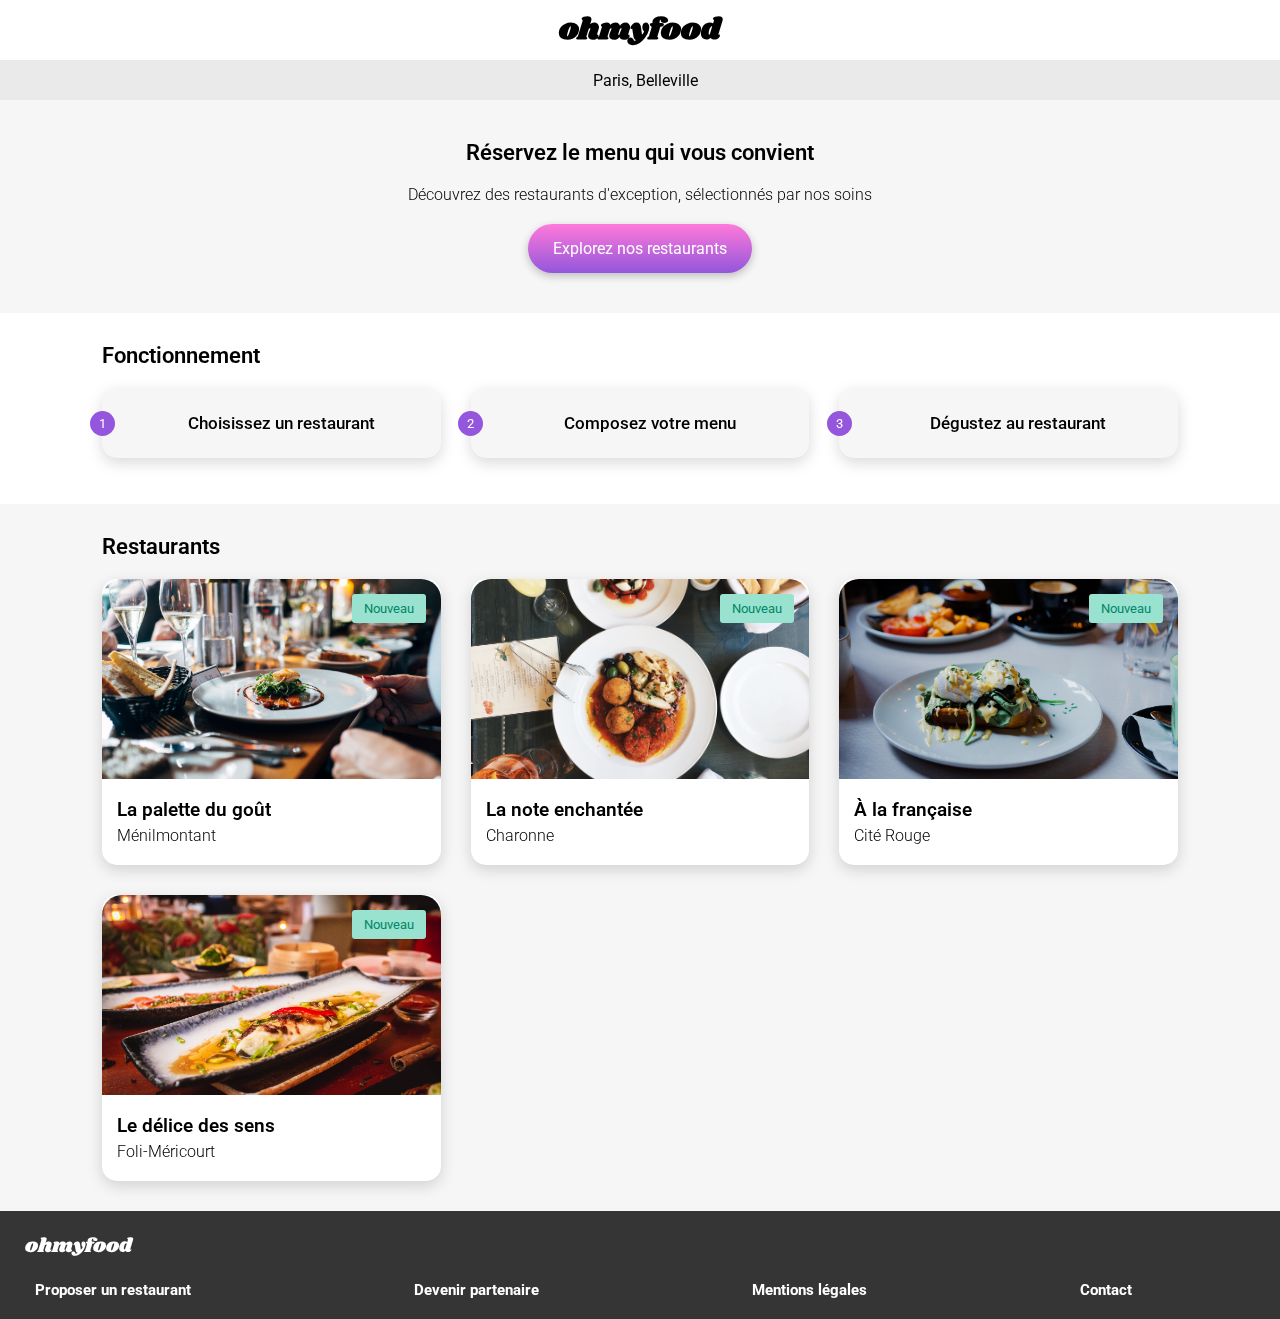
<file: index.html>
<!DOCTYPE html>
<html lang="fr">
<head>
    <meta name="description" content="Finis l'attente aux restaurants, commandez avec OhMyFood"/>
    <meta charset="UTF-8">
    <meta http-equiv="X-UA-Compatible" content="IE=edge">
    <meta name="viewport" content="width=device-width, initial-scale=1.0">
    <!-- Import des icones Font awesome -->
    <link rel="stylesheet" href="https://cdnjs.cloudflare.com/ajax/libs/font-awesome/6.2.1/css/all.min.css" integrity="sha512-MV7K8+y+gLIBoVD59lQIYicR65iaqukzvf/nwasF0nqhPay5w/9lJmVM2hMDcnK1OnMGCdVK+iQrJ7lzPJQd1w==" crossorigin="anonymous" referrerpolicy="no-referrer" >
    <link rel="stylesheet" href="./SCSS/style.css">
    <title>Oh My Food</title>
</head>
<body>  
    
    <div class="pageloader">
        <div class="pageloader--logo"></div>
    </div>
        
    <header>
        <h1>ohmyfood</h1>
        <p class="location"><i class="fa-sharp fa-solid fa-location-dot"></i>Paris, Belleville</p>
    </header>
    <section id="reserver">
        <h2>Réservez le menu qui vous convient</h2>
        <p>Découvrez des restaurants d'exception, sélectionnés par nos soins</p>
        <a class="btn" href="#restaurant">Explorez nos restaurants</a>
    </section>

    <section id="fonctionnement">
        <h2>Fonctionnement</h2>
        <ol class="boxfonctionnement">
            <li class="boxfonctionnement--card"><i class="fa-solid fa-mobile-screen-button"></i><h3>Choisissez un restaurant</h3>
                <div class="numero">1</div>
            </li>  
            <li class="boxfonctionnement--card"><i class="fa-solid fa-list"></i><h3>Composez votre menu</h3>
                <div class="numero">2</div>
            </li>
            <li class="boxfonctionnement--card"><i class="fa-sharp fa-solid fa-store"></i><h3>Dégustez au restaurant</h3>
                <div class="numero">3</div>
            </li>
        </ol>
    </section>



    <section id="restaurant">
        <h2>Restaurants</h2>
        <div class="restaurant--box">
            <a href="LaPaletteDuGout.html" class="carterestaurant">
                <img class="restaurant--box--img" src="images/restaurants/jay-wennington-N_Y88TWmGwA-unsplash.jpg" alt="">
                <div class="carterestaurant--info">
                    <h3>La palette du goût</h3>
                    <p>Ménilmontant</p>
                    <i class="fa-regular fa-heart"></i>
                    <i class="fa-solid fa-heart"></i>
                </div>
                <div class="nouveau">Nouveau</div> 
            </a>
            <a href="LaNoteEnchantee.html" class="carterestaurant">
                <img class="restaurant--box--img" src="images/restaurants/stil-u2Lp8tXIcjw-unsplash.jpg" alt="">
                <div class="carterestaurant--info">
                    <h3>La note enchantée</h3>
                    <p>Charonne</p>
                    <i class="fa-regular fa-heart"></i>
                    <i class="fa-solid fa-heart"></i>
                </div>
                <div class="nouveau">Nouveau</div> 
            </a>
            <a href="ALaFrancaise.html" class="carterestaurant">
                <img class="restaurant--box--img" src="images/restaurants/toa-heftiba-DQKerTsQwi0-unsplash.jpg" alt="">
                <div class="carterestaurant--info">
                    <h3>À la française</h3>
                    <p>Cité Rouge</p>
                    <i class="fa-regular fa-heart"></i>
                    <i class="fa-solid fa-heart"></i>
                </div>
                <div class="nouveau">Nouveau</div> 
            </a>
            <a href="LeDeliceDesSens.html" class="carterestaurant">
                <img class="restaurant--box--img" src="images/restaurants/louis-hansel-shotsoflouis-qNBGVyOCY8Q-unsplash.jpg" alt="">
                <div class="carterestaurant--info">
                    <h3>Le délice des sens</h3>
                    <p>Foli-Méricourt</p>
                    <i class="fa-regular fa-heart"></i>
                    <i class="fa-solid fa-heart"></i>
                </div>
                <div class="nouveau">Nouveau</div> 
            </a>
            
        </div>
    </section>

    <footer>
        <h2>ohmyfood</h2>
        <ul>
            <li><a href="#"><i class="fa-solid fa-utensils"></i><h3>Proposer un restaurant</h3></a></li>
            <li><a href="#"><i class="fa-solid fa-handshake-angle"></i><h3>Devenir partenaire</h3></a></li>
            <li><a href="#"><h3>Mentions légales</h3></a></li>
            <li><a href="mailto:ohmyfood@paris.com"><h3>Contact</h3></a></li>
        </ul>
    </footer>


  
</body>
</html>
</file>
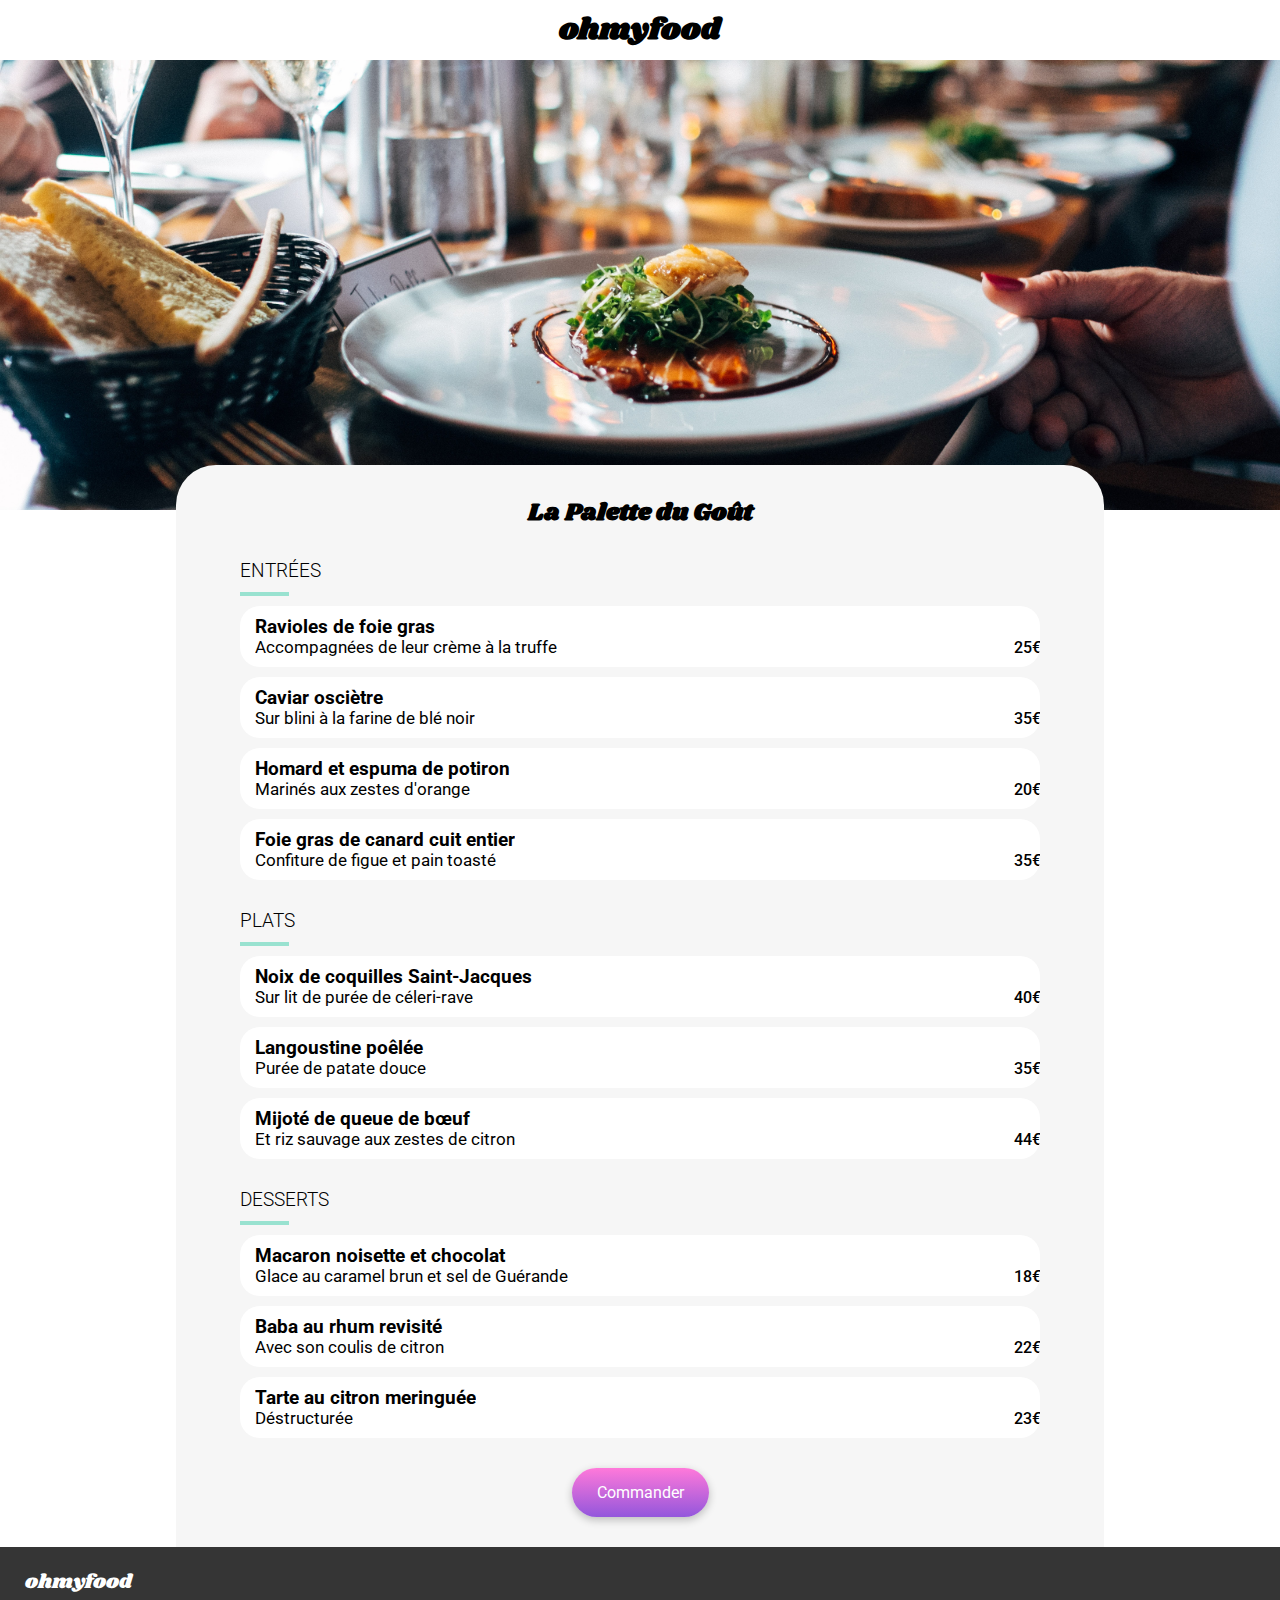
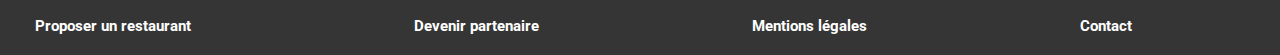
<file: LaNoteEnchantee.html>
<!DOCTYPE html>
<html lang="fr">
<head>
    <meta charset="UTF-8">
    <meta http-equiv="X-UA-Compatible" content="IE=edge">
    <meta name="viewport" content="width=device-width, initial-scale=1.0">
    <!-- Import des icones Font awesome -->
    <link rel="stylesheet" href="https://cdnjs.cloudflare.com/ajax/libs/font-awesome/6.2.1/css/all.min.css" integrity="sha512-MV7K8+y+gLIBoVD59lQIYicR65iaqukzvf/nwasF0nqhPay5w/9lJmVM2hMDcnK1OnMGCdVK+iQrJ7lzPJQd1w==" crossorigin="anonymous" referrerpolicy="no-referrer" >
    <link rel="stylesheet" href="./SCSS/style.css">
    <title>La Palette Du Goût</title>
</head>
<body>  
    <header>
        <a href="index.html"><i class="fa-solid fa-arrow-left"></i></a>
        <h1>ohmyfood</h1>
    </header>
    <main>
        <img class="imgpresentation" src="./images/restaurants/jay-wennington-N_Y88TWmGwA-unsplash.jpg" alt="La Palette du Gout">
        <section class="container">
            <h2>La Palette du Goût<i class="fa-regular fa-heart"></i>
                <i class="fa-solid fa-heart"></i></h2>
            <div class="food delayentree">
                <h3>ENTRÉES</h3>
                <div class="line"></div>
                <div class="food-card">
                    <div class="divlinewebkit">
                        <h4>Ravioles de foie gras</h4>
                        <p>Accompagnées de leur crème à la truffe</p>
                    </div>
                    <div class="decalage">
                        <span class="prix">25€</span>
                        <div class="check"><i class="fa-solid fa-circle-check"></i></div>
                    </div>
                </div>
                <div class="food-card">
                    <div class="divlinewebkit">
                        <h4>Caviar osciètre</h4>
                        <p>Sur blini à la farine de blé noir</p>
                    </div>
                    <div class="decalage">
                        <span class="prix">35€</span>
                        <div class="check"><i class="fa-solid fa-circle-check"></i></div>
                    </div>
                </div>
                <div class="food-card">
                    <div class="divlinewebkit">
                        <h4>Homard et espuma de potiron</h4>
                        <p>Marinés aux zestes d'orange</p>
                    </div>
                    <div class="decalage">
                        <span class="prix">20€</span>
                        <div class="check"><i class="fa-solid fa-circle-check"></i></div>
                    </div>
                </div>
                <div class="food-card">
                    <div class="divlinewebkit">
                        <h4>Foie gras de canard cuit entier</h4>
                        <p>Confiture de figue et pain toasté</p>
                    </div>
                    <div class="decalage">
                        <span class="prix">35€</span>
                        <div class="check"><i class="fa-solid fa-circle-check"></i></div>
                    </div>
                </div>
            </div>
            <div class="food delayplat">
                <h3>PLATS</h3>
                <div class="line"></div>
                <div class="food-card">
                    <div class="divlinewebkit">
                        <h4>Noix de coquilles Saint-Jacques</h4>
                        <p>Sur lit de purée de céleri-rave</p>
                    </div>
                    <div class="decalage">
                        <span class="prix">40€</span>
                        <div class="check"><i class="fa-solid fa-circle-check"></i></div>
                    </div>
                </div>
                <div class="food-card">
                    <div class="divlinewebkit">
                        <h4>Langoustine poêlée</h4>
                        <p>Purée de patate douce</p>
                    </div>
                    <div class="decalage">
                        <span class="prix">35€</span>
                        <div class="check"><i class="fa-solid fa-circle-check"></i></div>
                    </div>
                </div>
                <div class="food-card">
                    <div class="divlinewebkit">
                        <h4>Mijoté de queue de bœuf</h4>
                        <p>Et riz sauvage aux zestes de citron</p>
                    </div>
                    <div class="decalage">
                        <span class="prix">44€</span>
                        <div class="check"><i class="fa-solid fa-circle-check"></i></div>
                    </div>
                </div>
            </div>
            
            <div class="food delaydessert">
                <h3>DESSERTS</h3>
                <div class="line"></div>
                <div class="food-card">
                    <div class="divlinewebkit">
                        <h4>Macaron noisette et chocolat</h4>
                        <p>Glace au caramel brun et sel de Guérande</p>
                    </div>
                    <div class="decalage">
                        <span class="prix">18€</span>
                        <div class="check"><i class="fa-solid fa-circle-check"></i></div>
                    </div>
                </div>
                <div class="food-card">
                    <div class="divlinewebkit">
                        <h4>Baba au rhum revisité</h4>
                        <p>Avec son coulis de citron</p>
                    </div>
                    <div class="decalage">
                        <span class="prix">22€</span>
                        <div class="check"><i class="fa-solid fa-circle-check"></i></div>
                    </div>
                </div>
                <div class="food-card">
                    <div class="divlinewebkit">
                        <h4>Tarte au citron meringuée</h4>
                        <p>Déstructurée</p>
                    </div>
                    <div class="decalage">
                        <span class="prix">23€</span>
                        <div class="check"><i class="fa-solid fa-circle-check"></i></div>
                    </div>
                </div>
            </div>
            <a class="btn" href="#">Commander</a>
        </section>
    </main>     
    
    <footer>
        <h2>ohmyfood</h2>
        <ul>
            <li><a href="#"><i class="fa-solid fa-utensils"></i><h3>Proposer un restaurant</h3></a></li>
            <li><a href="#"><i class="fa-solid fa-handshake-angle"></i><h3>Devenir partenaire</h3></a></li>
            <li><a href="#"><h3>Mentions légales</h3></a></li>
            <li><a href="mailto:ohmyfood@paris.com"><h3>Contact</h3></a></li>
        </ul>
    </footer>


  
</body>
</html>
</file>
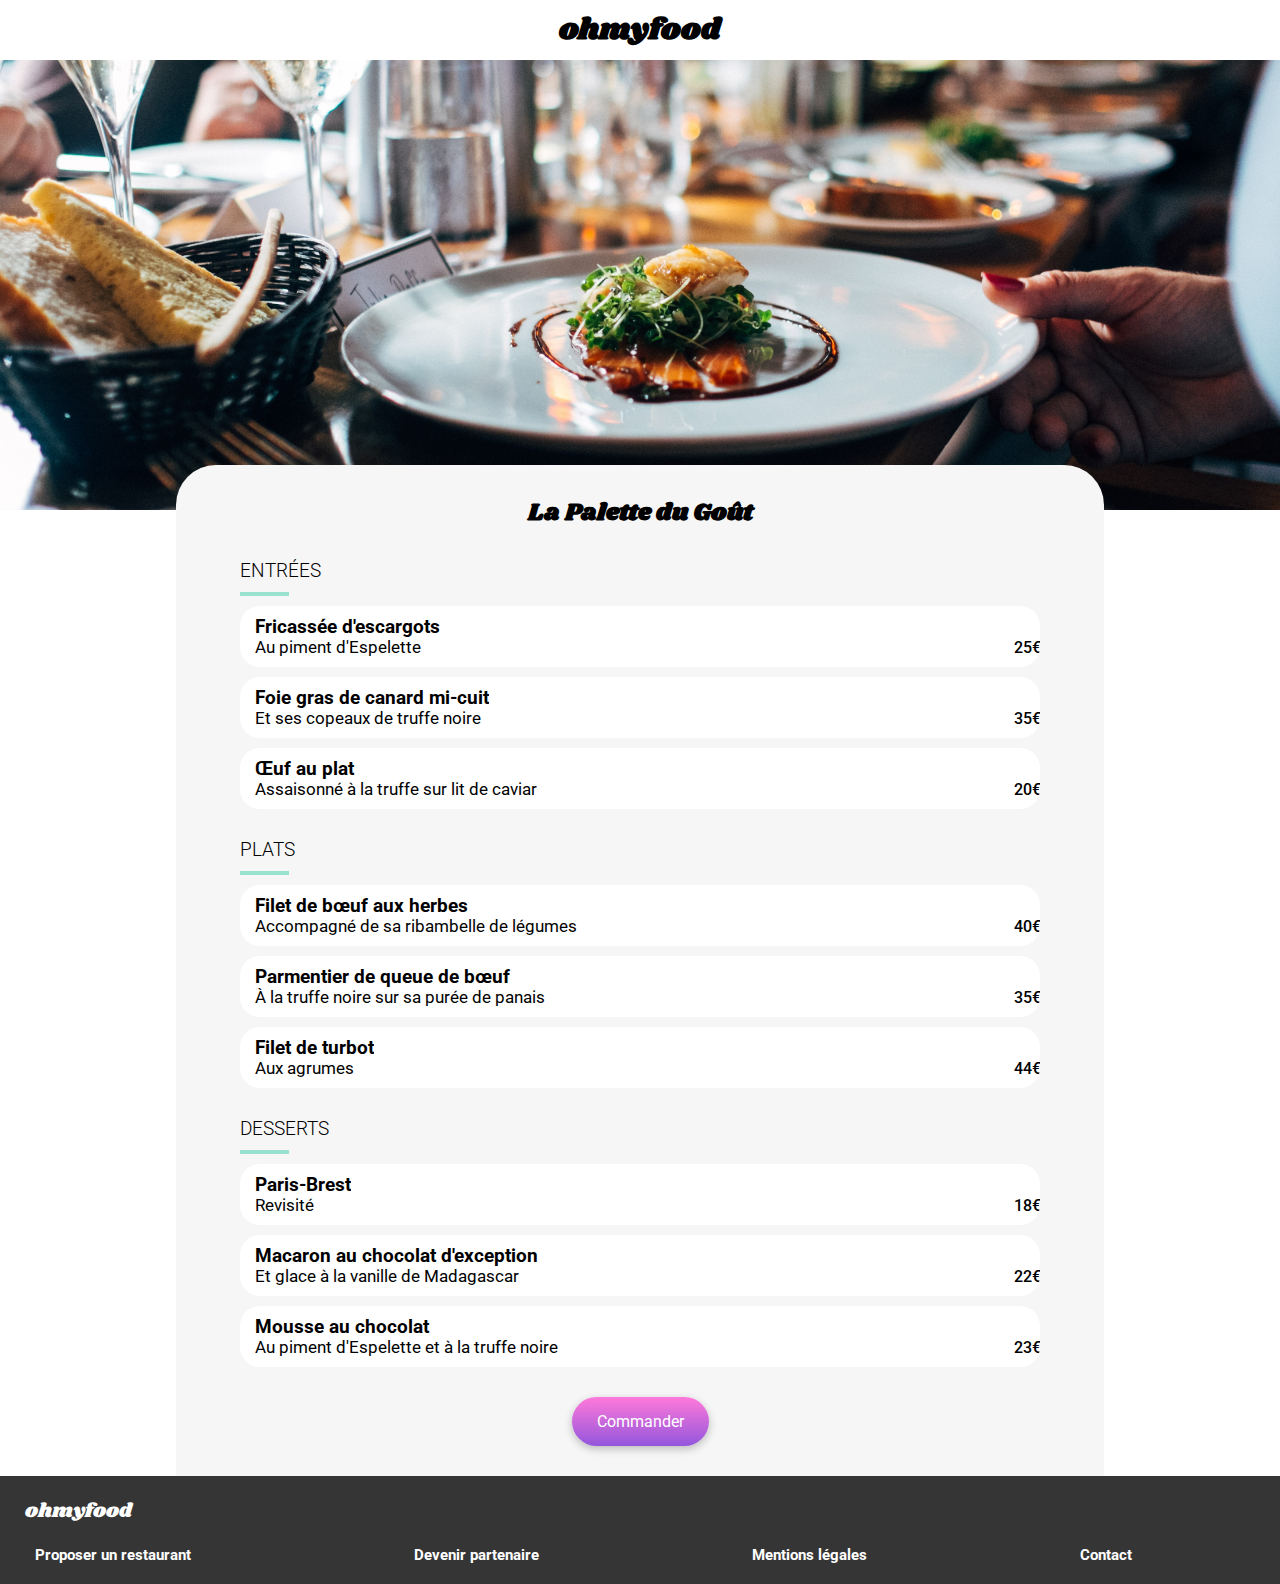
<file: LaPaletteDuGout.html>
<!DOCTYPE html>
<html lang="fr">
<head>
    <meta charset="UTF-8">
    <meta http-equiv="X-UA-Compatible" content="IE=edge">
    <meta name="viewport" content="width=device-width, initial-scale=1.0">
    <!-- Import des icones Font awesome -->
    <link rel="stylesheet" href="https://cdnjs.cloudflare.com/ajax/libs/font-awesome/6.2.1/css/all.min.css" integrity="sha512-MV7K8+y+gLIBoVD59lQIYicR65iaqukzvf/nwasF0nqhPay5w/9lJmVM2hMDcnK1OnMGCdVK+iQrJ7lzPJQd1w==" crossorigin="anonymous" referrerpolicy="no-referrer" >
    <link rel="stylesheet" href="./SCSS/style.css">
    <title>La Palette Du Goût</title>
</head>
<body>  
    <header>
        <a href="index.html"><i class="fa-solid fa-arrow-left"></i></a>
        <h1>ohmyfood</h1>
    </header>
    <main>
        <img class="imgpresentation" src="./images/restaurants/jay-wennington-N_Y88TWmGwA-unsplash.jpg" alt="La Palette du Gout">
        <section class="container">
            <h2>La Palette du Goût<i class="fa-regular fa-heart"></i>
                <i class="fa-solid fa-heart"></i></h2>
            <div class="food delayentree">
                <h3>ENTRÉES</h3>
                <div class="line"></div>
                <div class="food-card">
                    <div class="divlinewebkit">
                        <h4>Fricassée d'escargots</h4>
                        <p>Au piment d'Espelette</p>
                    </div>
                    <div class="decalage">
                        <span class="prix">25€</span>
                        <div class="check"><i class="fa-solid fa-circle-check"></i></div>
                    </div>
                </div>
                <div class="food-card">
                    <div class="divlinewebkit">
                        <h4>Foie gras de canard mi-cuit </h4>
                        <p>Et ses copeaux de truffe noire</p>
                    </div>
                    <div class="decalage">
                        <span class="prix">35€</span>
                        <div class="check"><i class="fa-solid fa-circle-check"></i></div>
                    </div>
                </div>
                <div class="food-card">
                    <div class="divlinewebkit">
                        <h4>Œuf au plat </h4>
                        <p>Assaisonné à la truffe sur lit de caviar</p>
                    </div>
                    <div class="decalage">
                        <span class="prix">20€</span>
                        <div class="check"><i class="fa-solid fa-circle-check"></i></div>
                    </div>
                </div>
            </div>
            <div class="food delayplat">
                <h3>PLATS</h3>
                <div class="line"></div>
                <div class="food-card">
                    <div class="divlinewebkit">
                        <h4>Filet de bœuf aux herbes</h4>
                        <p>Accompagné de sa ribambelle de légumes</p>
                    </div>
                    <div class="decalage">
                        <span class="prix">40€</span>
                        <div class="check"><i class="fa-solid fa-circle-check"></i></div>
                    </div>
                </div>
                <div class="food-card">
                    <div class="divlinewebkit">
                        <h4>Parmentier de queue de bœuf</h4>
                        <p>À la truffe noire sur sa purée de panais</p>
                    </div>
                    <div class="decalage">
                        <span class="prix">35€</span>
                        <div class="check"><i class="fa-solid fa-circle-check"></i></div>
                    </div>
                </div>
                <div class="food-card">
                    <div class="divlinewebkit">
                        <h4>Filet de turbot</h4>
                        <p>Aux agrumes</p>
                    </div>
                    <div class="decalage">
                        <span class="prix">44€</span>
                        <div class="check"><i class="fa-solid fa-circle-check"></i></div>
                    </div>
                </div>
            </div>
            
            <div class="food delaydessert">
                <h3>DESSERTS</h3>
                <div class="line"></div>
                <div class="food-card">
                    <div class="divlinewebkit">
                        <h4>Paris-Brest</h4>
                        <p>Revisité</p>
                    </div>
                    <div class="decalage">
                        <span class="prix">18€</span>
                        <div class="check"><i class="fa-solid fa-circle-check"></i></div>
                    </div>
                </div>
                <div class="food-card">
                    <div class="divlinewebkit">
                        <h4>Macaron au chocolat d'exception</h4>
                        <p>Et glace à la vanille de Madagascar</p>
                    </div>
                    <div class="decalage">
                        <span class="prix">22€</span>
                        <div class="check"><i class="fa-solid fa-circle-check"></i></div>
                    </div>
                </div>
                <div class="food-card">
                    <div class="divlinewebkit">
                        <h4>Mousse au chocolat</h4>
                        <p>Au piment d'Espelette et à la truffe noire</p>
                    </div>
                    <div class="decalage">
                        <span class="prix">23€</span>
                        <div class="check"><i class="fa-solid fa-circle-check"></i></div>
                    </div>
                </div>
            </div>
            <a class="btn" href="#">Commander</a>
        </section>
    </main>     
    
    <footer>
        <h2>ohmyfood</h2>
        <ul>
            <li><a href="#"><i class="fa-solid fa-utensils"></i><h3>Proposer un restaurant</h3></a></li>
            <li><a href="#"><i class="fa-solid fa-handshake-angle"></i><h3>Devenir partenaire</h3></a></li>
            <li><a href="#"><h3>Mentions légales</h3></a></li>
            <li><a href="mailto:ohmyfood@paris.com"><h3>Contact</h3></a></li>
        </ul>
    </footer>


  
</body>
</html>
</file>
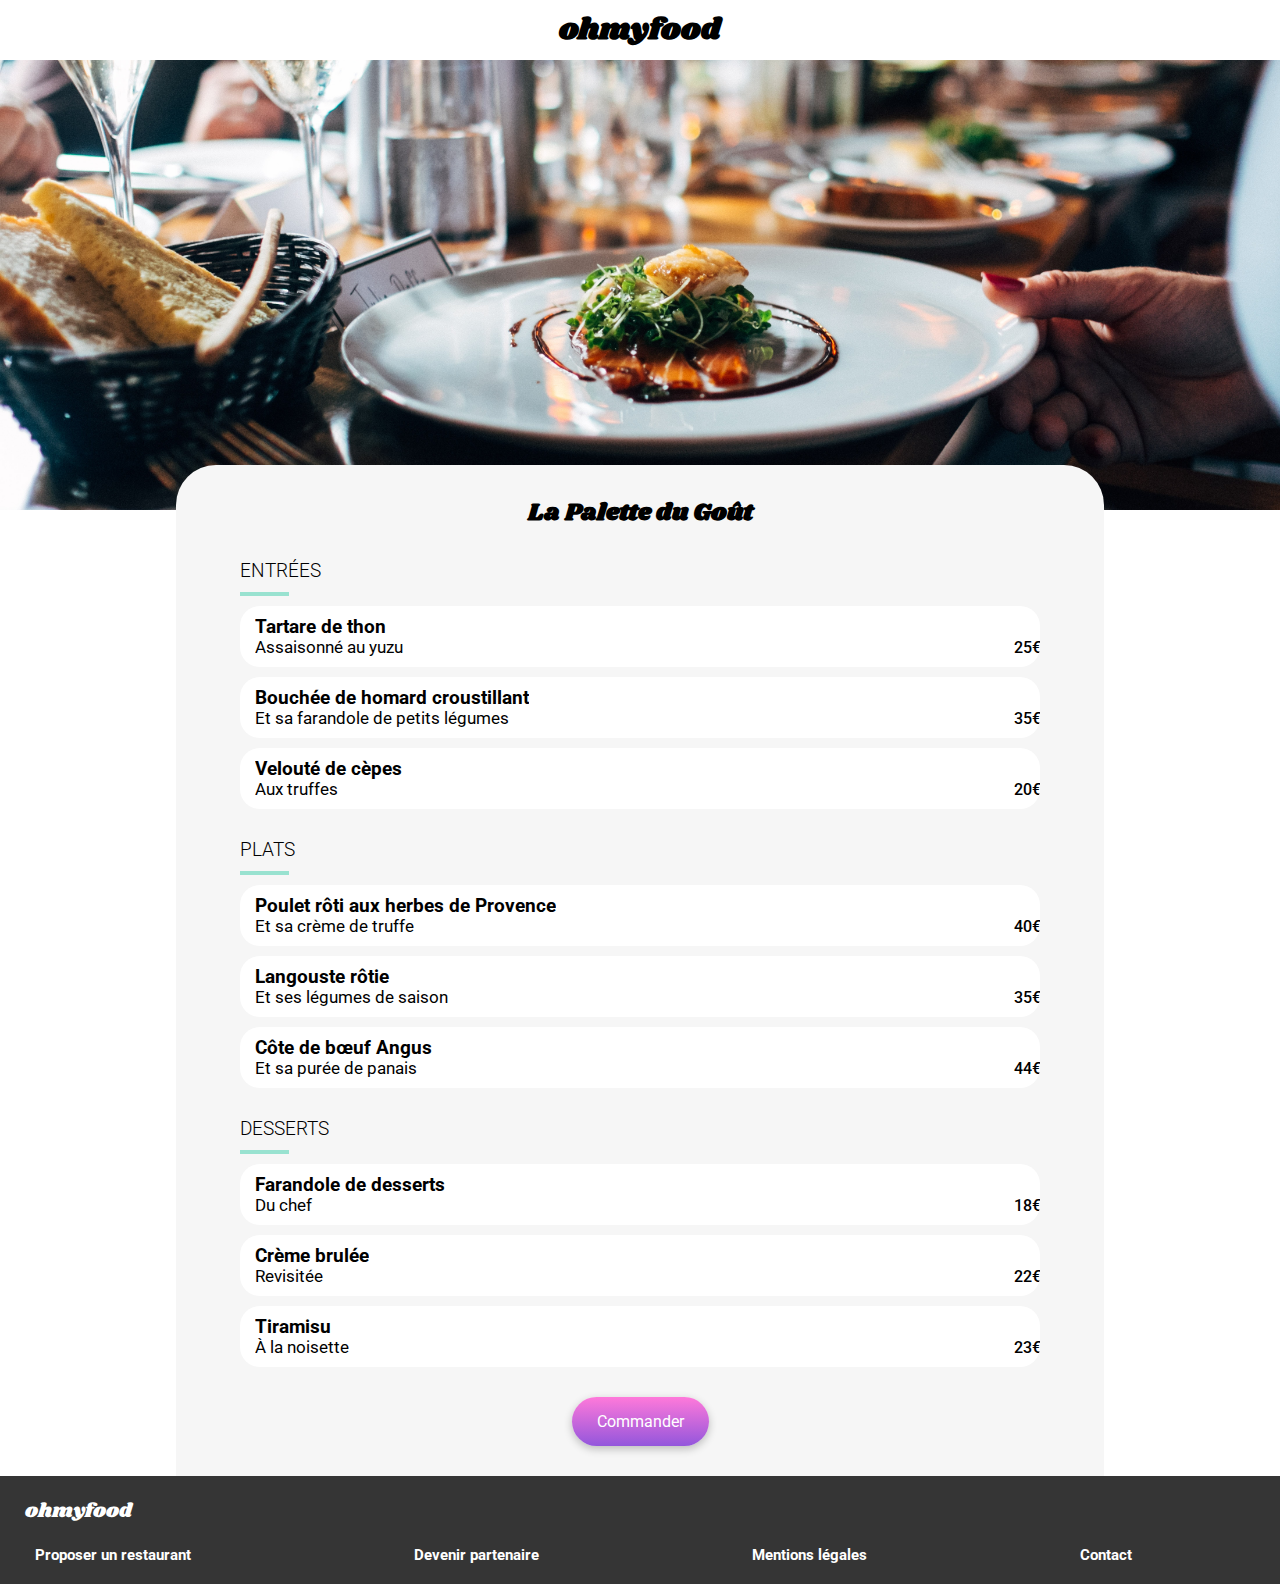
<file: LeDeliceDesSens.html>
<!DOCTYPE html>
<html lang="fr">
<head>
    <meta charset="UTF-8">
    <meta http-equiv="X-UA-Compatible" content="IE=edge">
    <meta name="viewport" content="width=device-width, initial-scale=1.0">
    <!-- Import des icones Font awesome -->
    <link rel="stylesheet" href="https://cdnjs.cloudflare.com/ajax/libs/font-awesome/6.2.1/css/all.min.css" integrity="sha512-MV7K8+y+gLIBoVD59lQIYicR65iaqukzvf/nwasF0nqhPay5w/9lJmVM2hMDcnK1OnMGCdVK+iQrJ7lzPJQd1w==" crossorigin="anonymous" referrerpolicy="no-referrer" >
    <link rel="stylesheet" href="./SCSS/style.css">
    <title>La Palette Du Goût</title>
</head>
<body>  
    <header>
        <a href="index.html"><i class="fa-solid fa-arrow-left"></i></a>
        <h1>ohmyfood</h1>
    </header>
    <main>
        <img class="imgpresentation" src="./images/restaurants/jay-wennington-N_Y88TWmGwA-unsplash.jpg" alt="La Palette du Gout">
        <section class="container">
            <h2>La Palette du Goût<i class="fa-regular fa-heart"></i>
                <i class="fa-solid fa-heart"></i></h2>
            <div class="food delayentree">
                <h3>ENTRÉES</h3>
                <div class="line"></div>
                <div class="food-card">
                    <div class="divlinewebkit">
                        <h4>Tartare de thon</h4>
                        <p>Assaisonné au yuzu</p>
                    </div>
                    <div class="decalage">
                        <span class="prix">25€</span>
                        <div class="check"><i class="fa-solid fa-circle-check"></i></div>
                    </div>
                </div>
                <div class="food-card">
                    <div class="divlinewebkit">
                        <h4>Bouchée de homard croustillant</h4>
                        <p>Et sa farandole de petits légumes</p>
                    </div>
                    <div class="decalage">
                        <span class="prix">35€</span>
                        <div class="check"><i class="fa-solid fa-circle-check"></i></div>
                    </div>
                </div>
                <div class="food-card">
                    <div class="divlinewebkit">
                        <h4>Velouté de cèpes</h4>
                        <p>Aux truffes</p>
                    </div>
                    <div class="decalage">
                        <span class="prix">20€</span>
                        <div class="check"><i class="fa-solid fa-circle-check"></i></div>
                    </div>
                </div>
            </div>
            <div class="food delayplat">
                <h3>PLATS</h3>
                <div class="line"></div>
                <div class="food-card">
                    <div class="divlinewebkit">
                        <h4>Poulet rôti aux herbes de Provence</h4>
                        <p>Et sa crème de truffe</p>
                    </div>
                    <div class="decalage">
                        <span class="prix">40€</span>
                        <div class="check"><i class="fa-solid fa-circle-check"></i></div>
                    </div>
                </div>
                <div class="food-card">
                    <div class="divlinewebkit">
                        <h4>Langouste rôtie</h4>
                        <p>Et ses légumes de saison</p>
                    </div>
                    <div class="decalage">
                        <span class="prix">35€</span>
                        <div class="check"><i class="fa-solid fa-circle-check"></i></div>
                    </div>
                </div>
                <div class="food-card">
                    <div class="divlinewebkit">
                        <h4>Côte de bœuf Angus</h4>
                        <p>Et sa purée de panais</p>
                    </div>
                    <div class="decalage">
                        <span class="prix">44€</span>
                        <div class="check"><i class="fa-solid fa-circle-check"></i></div>
                    </div>
                </div>
            </div>
            
            <div class="food delaydessert">
                <h3>DESSERTS</h3>
                <div class="line"></div>
                <div class="food-card">
                    <div class="divlinewebkit">
                        <h4>Farandole de desserts</h4>
                        <p>Du chef</p>
                    </div>
                    <div class="decalage">
                        <span class="prix">18€</span>
                        <div class="check"><i class="fa-solid fa-circle-check"></i></div>
                    </div>
                </div>
                <div class="food-card">
                    <div class="divlinewebkit">
                        <h4>Crème brulée</h4>
                        <p>Revisitée</p>
                    </div>
                    <div class="decalage">
                        <span class="prix">22€</span>
                        <div class="check"><i class="fa-solid fa-circle-check"></i></div>
                    </div>
                </div>
                <div class="food-card">
                    <div class="divlinewebkit">
                        <h4>Tiramisu</h4>
                        <p>À la noisette</p>
                    </div>
                    <div class="decalage">
                        <span class="prix">23€</span>
                        <div class="check"><i class="fa-solid fa-circle-check"></i></div>
                    </div>
                </div>
            </div>
            <a class="btn" href="#">Commander</a>
        </section>
    </main>     
    
    <footer>
        <h2>ohmyfood</h2>
        <ul>
            <li><a href="#"><i class="fa-solid fa-utensils"></i><h3>Proposer un restaurant</h3></a></li>
            <li><a href="#"><i class="fa-solid fa-handshake-angle"></i><h3>Devenir partenaire</h3></a></li>
            <li><a href="#"><h3>Mentions légales</h3></a></li>
            <li><a href="mailto:ohmyfood@paris.com"><h3>Contact</h3></a></li>
        </ul>
    </footer>


  
</body>
</html>
</file>
<file: SCSS/style.css>
@charset "UTF-8";
@import url("https://fonts.googleapis.com/css2?family=Roboto:ital,wght@0,100;0,300;0,400;0,500;0,700;0,900;1,100;1,300;1,400;1,500;1,700;1,900&display=swap");
@import url("https://fonts.googleapis.com/css2?family=Shrikhand&display=swap");
body {
  margin: 0;
  font-family: "Roboto", sans-serif;
}

p, h1, h2, h3, h4 {
  margin: 0;
}

.btn {
  background: linear-gradient(to bottom, #FF79DA, #9356DC);
  display: block;
  padding: 15px 25px;
  align-self: center;
  border-radius: 25px;
  text-decoration: none;
  color: white;
  box-shadow: rgba(0, 0, 0, 0.24) 0px 3px 8px;
}
.btn:hover {
  opacity: 0.9;
  box-shadow: rgba(0, 0, 0, 0.34) 0px 3px 8px;
}

.pageloader {
  height: 100%;
  width: 100%;
  position: fixed;
  background-color: rgb(244, 240, 240);
  z-index: -10;
  -webkit-animation-name: arret;
          animation-name: arret;
  -webkit-animation-duration: 2s;
          animation-duration: 2s;
  -webkit-animation-iteration-count: 1;
          animation-iteration-count: 1;
  -webkit-animation-timing-function: linear;
          animation-timing-function: linear;
}
.pageloader--logo {
  border: 16px solid #F6F6F6;
  width: 100px;
  height: 100px;
  border-top-color: #9356DC;
  border-bottom-color: #FF79DA;
  border-radius: 50%;
  -webkit-animation-name: chargeur;
          animation-name: chargeur;
  -webkit-animation-duration: 1.5s;
          animation-duration: 1.5s;
  -webkit-animation-iteration-count: 4;
          animation-iteration-count: 4;
  -webkit-animation-timing-function: linear;
          animation-timing-function: linear;
  position: fixed;
  bottom: calc(50% - 50px - 16px);
  right: calc(50% - 50px - 16px);
}

@-webkit-keyframes chargeur {
  100% {
    transform: rotate(360deg);
  }
}

@keyframes chargeur {
  100% {
    transform: rotate(360deg);
  }
}
@-webkit-keyframes arret {
  from {
    z-index: 10;
  }
  to {
    z-index: 10;
  }
}
@keyframes arret {
  from {
    z-index: 10;
  }
  to {
    z-index: 10;
  }
}
footer {
  background-color: #353535;
  color: white;
  display: flex;
  flex-direction: column;
  padding: 20px 25px;
}
footer h2 {
  margin: 0 0 10px 0;
  font-family: "Shrikhand", cursive, sans-serif;
  font-size: 20px;
  font-weight: 100;
}
footer ul {
  margin: 0;
  padding: 0;
}
footer ul li {
  list-style-type: none;
  margin-top: 10px;
}
footer ul li a {
  display: flex;
  text-decoration: none;
  color: white;
}
footer ul li a h3 {
  margin: 0;
  font-size: 15px;
}
footer ul li a i {
  margin-right: 10px;
}

@media only screen and (min-width: 700px) {
  footer ul {
    display: flex;
    justify-content: space-between;
  }
  footer ul li:last-child {
    margin-right: 10%;
  }
}
header {
  position: relative;
  display: flex;
  flex-direction: column;
}
header h1 {
  display: flex;
  justify-content: center;
  align-items: center;
  width: 100%;
  height: 60px;
  background-color: white;
  font-family: "Shrikhand", cursive, sans-serif;
  font-size: 30px;
  margin: 0;
}
header .location {
  display: flex;
  justify-content: center;
  align-items: center;
  background-color: #EAEAEA;
  height: 40px;
  margin: 0;
}
header .location i {
  margin-right: 10px;
}

/* Style bouton header pour les pages restaurant */
header > a > i {
  text-decoration: none;
  color: black;
  position: absolute;
  left: 5%;
  top: 40%;
}

/* Section Reserver */
#reserver {
  display: flex;
  justify-content: center;
  align-items: center;
  flex-direction: column;
  background-color: #F6F6F6;
  padding: 40px 10%;
  gap: 20px;
}
#reserver h2 {
  font-size: 22px;
  font-weight: 600;
  margin: 0;
  text-align: center;
}
#reserver p {
  margin: 0;
  text-align: center;
  font-weight: 300;
}

/* Section Fonctionnement*/
#fonctionnement {
  padding: 30px 8%;
  background-color: white;
}
#fonctionnement h2 {
  font-size: 22px;
  font-weight: 600;
  margin: 0 0 20px 0;
}

.boxfonctionnement {
  padding: 0;
  width: 100%;
  display: grid;
  grid-template-columns: repeat(auto-fit, minmax(300px, 1fr));
  grid-gap: 30px;
}
.boxfonctionnement--card {
  transition: 0.3s;
  padding: 25px 0;
  background-color: #F6F6F6;
  width: 100%;
  border-radius: 15px;
  box-shadow: rgba(0, 0, 0, 0.15) 0px 5px 15px;
  display: flex;
  justify-content: center;
  align-items: center;
  position: relative;
}
.boxfonctionnement--card i {
  color: #7E7E7E;
  margin-right: 20px;
  font-size: 20px;
}
.boxfonctionnement--card h3 {
  margin: 0;
  font-size: 17px;
  font-weight: 500;
}
.boxfonctionnement--card .numero {
  display: flex;
  justify-content: center;
  align-items: center;
  color: white;
  border-radius: 15px;
  height: 25px;
  width: 25px;
  background-color: #9356DC;
  position: absolute;
  left: -12.5px;
  font-size: 13px;
}
.boxfonctionnement--card:hover {
  background-color: #F5EDFF;
}
.boxfonctionnement--card:hover i {
  color: #9356DC;
}

/* Section Restaurant */
#restaurant {
  padding: 30px 8%;
  background-color: #F6F6F6;
}
#restaurant h2 {
  font-size: 22px;
  font-weight: 600;
  margin: 0 0 20px 0;
}
#restaurant .restaurant--box {
  display: grid;
  grid-template-columns: repeat(auto-fit, minmax(250px, 1fr));
  grid-gap: 30px;
}

.carterestaurant {
  display: flex;
  flex-direction: column;
  padding: 0;
  background-color: white;
  width: 100%;
  border-radius: 15px;
  box-shadow: rgba(0, 0, 0, 0.15) 0px 5px 15px;
  position: relative;
  text-decoration: none;
  color: black;
  transition: 0.2s;
}
.carterestaurant:hover {
  transform: scale(1.05);
}
.carterestaurant .restaurant--box--img {
  height: 200px;
  -o-object-fit: cover;
     object-fit: cover;
  border-radius: 20px 20px 0 0;
}
.carterestaurant--info {
  padding: 20px 15px;
  position: relative;
}
.carterestaurant--info i {
  position: absolute;
  top: 40%;
  right: 5%;
  font-size: 20px;
}
.carterestaurant--info .fa-solid {
  opacity: 0;
  position: absolute;
  transition: 0.5s;
}
.carterestaurant--info .fa-solid:hover {
  cursor: pointer;
  opacity: 1;
  background: linear-gradient(to bottom, #FF79DA, #9356DC);
  color: transparent;
  background-clip: text;
  -webkit-background-clip: text;
}
.carterestaurant h3 {
  margin: 0 0 5px 0;
  font-weight: 600;
}
.carterestaurant p {
  margin: 0;
  font-weight: 300;
}
.carterestaurant .nouveau {
  position: absolute;
  top: 15px;
  right: 15px;
  display: flex;
  justify-content: center;
  align-items: center;
  background-color: #99E2D0;
  padding: 7px 12px;
  color: #008766;
  border-radius: 3px;
  font-size: 13px;
  font-weight: 400;
}

main {
  display: flex;
  flex-direction: column;
  align-items: center;
  z-index: 4;
}

.imgpresentation {
  width: 100%;
  -o-object-fit: cover;
     object-fit: cover;
  height: 50vh;
  position: absolute;
  z-index: 0;
}

.container {
  max-width: 800px;
  width: 90%;
  background-color: #F6F6F6;
  display: flex;
  flex-direction: column;
  padding: 30px 5%;
  border-radius: 40px 40px 0 0;
  z-index: 1;
  margin-top: 45vh;
}
.container h2 {
  font-family: "Shrikhand", cursive, sans-serif;
  margin-bottom: 30px;
  align-self: center;
  position: relative;
  /* Animation coeur */
}
.container h2 i {
  position: absolute;
  right: -15%;
  top: 15%;
  font-size: 20px;
}
.container h2 .fa-solid {
  opacity: 0;
  position: absolute;
  transition: 0.5s;
}
.container h2 .fa-solid:hover {
  cursor: pointer;
  opacity: 1;
  background: linear-gradient(to bottom, #FF79DA, #9356DC);
  color: transparent;
  background-clip: text;
  -webkit-background-clip: text;
}

.line {
  border: #99E2D0 2px solid;
  width: 45px;
  margin: 10px 0;
}

.food {
  margin-bottom: 20px;
  display: flex;
  flex-direction: column;
  width: 100%;
}
.food h3 {
  font-weight: 300;
}
.food-card {
  background-color: white;
  width: 100%;
  margin-bottom: 10px;
  border-radius: 20px;
  position: relative;
  justify-content: space-between;
  display: flex;
  overflow: hidden;
  /* Partie gauche avec texte de la card */
  /* Partie droite avec le prix + le check de la card */
}
.food-card:hover .decalage {
  -webkit-animation: decalagegauche 0.3s linear 0s 1 both;
          animation: decalagegauche 0.3s linear 0s 1 both;
}
.food-card .divlinewebkit {
  margin: 10px 0 10px 15px;
}
.food-card .divlinewebkit h4 {
  font-size: 20px;
  font-size: calc(16px + 0.2vw);
  display: -webkit-box;
  -webkit-box-orient: vertical;
  -webkit-line-clamp: 1;
  overflow: hidden;
}
.food-card .divlinewebkit p {
  font-size: calc(14px + 0.2vw);
  display: -webkit-box;
  -webkit-box-orient: vertical;
  -webkit-line-clamp: 1;
  overflow: hidden;
}
.food-card .decalage {
  display: flex;
  margin-right: -66px;
  -webkit-animation: decalagedroite 0.3s linear 0s 1 both;
          animation: decalagedroite 0.3s linear 0s 1 both;
}
.food-card .decalage .prix {
  display: flex;
  flex-direction: column;
  justify-content: flex-end;
  align-items: center;
  font-weight: 500;
  padding-left: 15px;
  margin-bottom: 10px;
}
.food-card .decalage .check {
  display: flex;
  flex-direction: column;
  justify-content: center;
  height: calc(100% - 30px);
  background-color: #99E2D0;
  padding: 15px 25px;
  margin-left: 15px;
  border-radius: 0 20px 20px 0;
}
.food-card .decalage .check i {
  color: white;
}

/* Keyframe pour le décalage du check */
@-webkit-keyframes decalagegauche {
  from {
    margin-right: -66px;
  }
  to {
    margin-right: 0;
  }
}
@keyframes decalagegauche {
  from {
    margin-right: -66px;
  }
  to {
    margin-right: 0;
  }
}
@-webkit-keyframes decalagedroite {
  from {
    margin-right: 0;
  }
  to {
    margin-right: -66px;
  }
}
@keyframes decalagedroite {
  from {
    margin-right: 0;
  }
  to {
    margin-right: -66px;
  }
}
/* Animation d'entrée pour les blocs entree plat dessert */
.delayentree {
  /*animation-name: apparition;
   animation-duration: 1s;
   animation-delay: 0s;
   animation-iteration-count: 1;
   animation-fill-mode: both;*/
  -webkit-animation: apparition 1s 0s 1 both;
          animation: apparition 1s 0s 1 both;
}

.delayplat {
  -webkit-animation-name: apparition;
          animation-name: apparition;
  -webkit-animation-duration: 1s;
          animation-duration: 1s;
  -webkit-animation-delay: 0.5s;
          animation-delay: 0.5s;
  -webkit-animation-iteration-count: 1;
          animation-iteration-count: 1;
  -webkit-animation-fill-mode: both;
          animation-fill-mode: both;
}

.delaydessert {
  -webkit-animation-name: apparition;
          animation-name: apparition;
  -webkit-animation-duration: 1s;
          animation-duration: 1s;
  -webkit-animation-delay: 1s;
          animation-delay: 1s;
  -webkit-animation-iteration-count: 1;
          animation-iteration-count: 1;
  -webkit-animation-fill-mode: both;
          animation-fill-mode: both;
}

/* Keyframe apparition blocs */
@-webkit-keyframes apparition {
  from {
    transform: scale(0);
  }
  to {
    transform: scale(1);
  }
}
@keyframes apparition {
  from {
    transform: scale(0);
  }
  to {
    transform: scale(1);
  }
}/*# sourceMappingURL=style.css.map */
</file>
